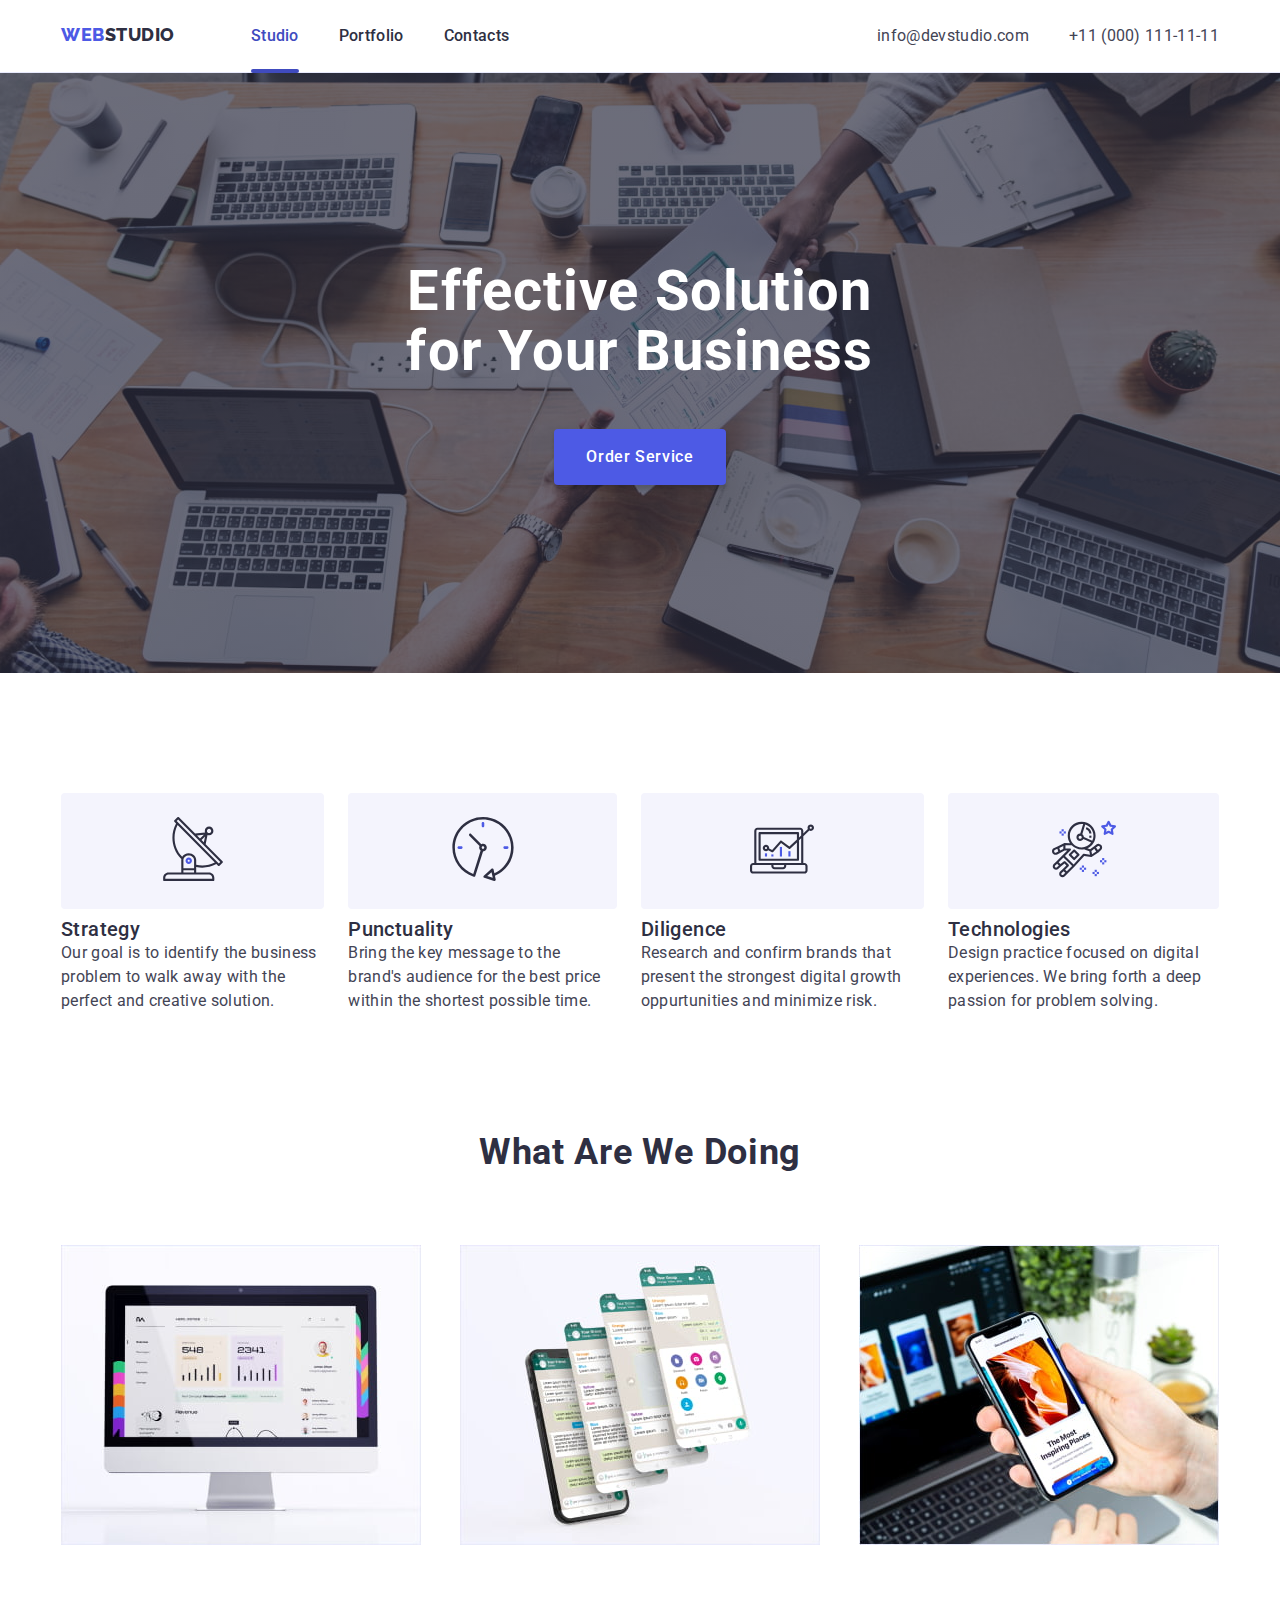
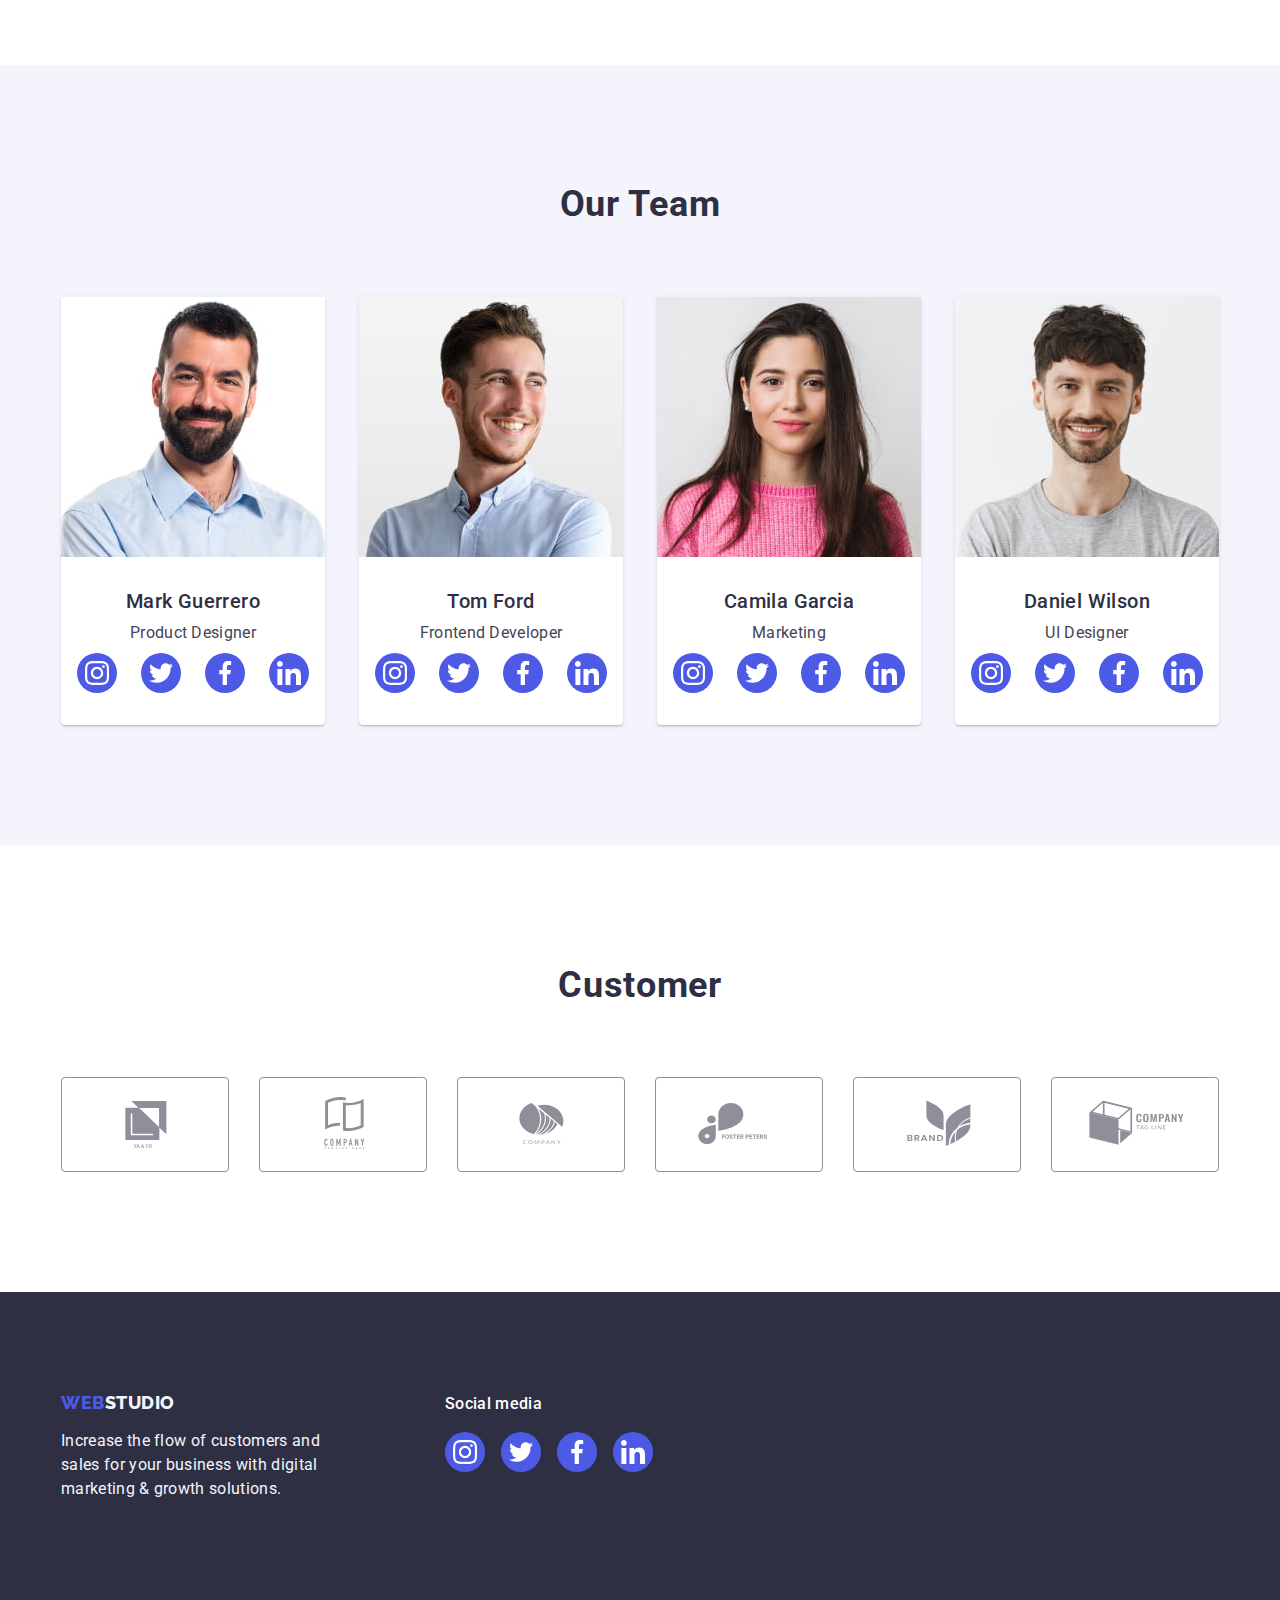
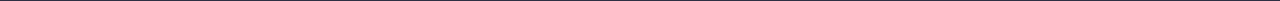
<file: index.html>
<!DOCTYPE html>
<html lang="en">

<head>
    <meta charset="UTF-8">
    <meta name="viewport" content="width=device-width, initial-scale=1.0">
    <title>webstudio</title>
    <link rel="stylesheet" href="https://cdnjs.cloudflare.com/ajax/libs/modern-normalize/1.0.0/modern-normalize.min.css">   
    <link rel="stylesheet" href="css/styles.css">
    <link href="https://fonts.googleapis.com/css2?family=Raleway:wght@800&family=Roboto:wght@400;500;700;900&display=swap"
    rel="stylesheet">
</head>

<body>
    <!--Header Section-->
    <header class="header">
        <div class="container main-header-container">

            <!-- Navigation to other pages -->
            <nav class="main-header-nav">
                <a href="/goit-markup-hw-05/" class="main-header-web"><span class="main-header-span-web">WEB</span><span
                                    class="main-header-span-studio">STUDIO</span></a>
                <ul class="main-header-nav-list">
                    <li class="main-header-nav-item"><a href="index.html" class="main-header-nav-link active">Studio</a></li>
                    <li class="main-header-nav-item"><a href="portfolio.html" class="main-header-nav-link">Portfolio</a></li>
                    <li class="main-header-nav-item"><a href="Contacts" class="main-header-nav-link">Contacts</a></li>
                </ul>
            </nav>
        
            <address class="main-header-address">
                <ul class="main-header-address-list">
                    <li class="main-header-address-item"><a href="mailto:info@devstudio.com" class="main-header-address-link">info@devstudio.com</a></li>
                    <li class="main-header-address-item"><a href="tel:+110001111111" class="main-header-address-link">+11 (000) 111-11-11</a></li>
                </ul>
            </address>
        </div>
    </header>

    <!--Main Section-->
    <main class="main">

        <!--Studio Main-->
        <section class="section studio-main">
            <div class="studio-main-main">   
                <div class="container studio-main-container" >               
                    <h1 class="studio-main-title">Effective Solution<br>for Your Business</h1>
                    <button type="button" class="studio-button" data-modal-open>Order Service</button>
                </div>
            </div>    
        </section>
        
        <!--Feautures Section-->
        <section class="section features">

            <div class="container features-container">
                <h2 hidden>Feature</h2>
                <ul class="features-list">
                    <li class="features-item">
                        <div class="features-item-icon-box">
                            <a href="/goit-markup-hw-04/" class="features-icon-link">
                                <svg class="sgv features-icon" width="64px" height="64px">
                                    <use href="images/icons.svg#icon-antenna"></use>
                                </svg>
                            </a>
                        </div>
                        <h3 class="features-item-heading">Strategy</h3>
                        <p class="features-item-description">Our goal is to identify the business problem to walk away with the perfect and creative solution.</p>
                    </li>
                
                    <li class="features-item">
                        <div class="features-item-icon-box">
                            <a href="/goit-markup-hw-04/" class="features-icon-link">
                                <svg class="sgv features-icon" width="64px" height="64px" >
                                    <use href="images/icons.svg#icon-clock"></use>
                                </svg>
                            </a>
                        </div>                                       
                        <h3 class="features-item-heading">Punctuality</h3>
                        <p class="features-item-description">Bring the key message to the brand's audience for the best price within the shortest possible time.</p>
                    </li class="features-item">

                    <li class="features-item">
                        <div class="features-item-icon-box">
                            <a href="/goit-markup-hw-04/" class="features-icon-link">
                                <svg class="sgv features-icon" width="64px" height="64px">
                                    <use href="images/icons.svg#icon-diagram"></use>
                                </svg>
                            </a>
                        </div>
                        <h3 class="features-item-heading">Diligence</h3>
                        <p class="features-item-description">Research and confirm brands that present the strongest digital growth oppurtunities and minimize risk.</p>
                   </li>

                    <li class="features-item">
                        <div class="features-item-icon-box">
                            <a href="/goit-markup-hw-04/" class="features-icon-link">
                                <svg class="sgv features-icon" width="64px" height="64px">
                                    <use href="images/icons.svg#icon-astronaut"></use>
                                </svg>
                            </a>
                        </div>
                        <h3 class="features-item-heading">Technologies</h3>
                        <p class="features-item-description">Design practice focused on digital experiences. We bring forth a deep passion for problem solving.</p>
                    </li>
                    </ul>     
            </div>
        </section>

        <!--Services Section What are we doing--> 
        <section class="section services">
            <div class="container services-container">
                <h2 class="services-heading">What are we doing</h2>
                <ul class="services-list">
                    <li class="services-item">
                        <img class="services-item-img" src="images/img1.jpg" alt="Computer Screen showing graphical presentations" width="360" >
                    </li>

                    <li class="services-item">
                        <img class="services-item-img" src="images/img2.jpg" alt="Different mobile phones with several applications installed" width="360" >
                    </li>

                    <li class="services-item">
                        <img class="services-item-img" src="images/img3.jpg" alt="A computer and a person showing hands while holding a phone" width="360" >
                    </li>
                </ul>
            </div>
        </section>
        
        <!--Team Section-->
        <section class="section team">
            <div class="container team-container">
                <h2 class="team-heading">Our Team</h2>
                <ul class="team-list">
                    <li class="team-item">
                        <img class="team-item-img" src="images/img4.jpg" alt="A photo of Mark Guerrero" width="264" >
                        <div class="team-item-biography">
                            <h3 class="team-item-name">Mark Guerrero</h3>
                            <p class="team-item-role">Product Designer</p>
                            <ul class="team-icon-list">
                                <li class="team-icon-item">
                                    <a href="/goit-markup-hw-05/" class="team-icon-link">
                                        <svg class="svg team-icon" width="24px" height="24px">
                                            <use href="images/icons.svg#icon-instagram"></use>
                                        </svg>
                                    </a>
                                </li>
                                <li class="team-icon-item">
                                    <a href="/goit-markup-hw-05/" class="team-icon-link">
                                        <svg class="svg team-icon" width="24px" height="24px">
                                            <use href="images/icons.svg#icon-twitter"></use>
                                        </svg>
                                    </a>
                                </li>
                                <li class="team-icon-item">
                                    <a href="/goit-markup-hw-05/" class="team-icon-link">
                                        <svg class="svg team-icon" width="24px" height="24px">
                                            <use href="images/icons.svg#icon-facebook"></use>
                                        </svg>
                                    </a>
                                </li>
                                <li class="team-icon-item">
                                    <a href="/goit-markup-hw-05/" class="team-icon-link">
                                        <svg class="svg team-icon" width="24px" height="24px">
                                            <use href="images/icons.svg#icon-linkedin"></use>
                                        </svg>
                                    </a>
                                </li>
                            </ul>
                        </div>
                    </li>

                    <li class="team-item">
                        <img class="team-item-img" src="images/img5.jpg" alt="A photo of Tom Ford" width="264" >
                        <div class="team-item-biography">
                            <h3 class="team-item-name">Tom Ford</h3>
                            <p class="team-item-role">Frontend Developer</p>
                            <ul class="team-icon-list">
                                <li class="team-icon-item">
                                    <a href="/goit-markup-hw-05/" class="team-icon-link">
                                        <svg class="svg team-icon" width="24px" height="24px">
                                            <use href="images/icons.svg#icon-instagram"></use>
                                        </svg>
                                    </a>
                                </li>
                                <li class="team-icon-item">
                                    <a href="/goit-markup-hw-05/" class="team-icon-link">
                                        <svg class="svg team-icon" width="24px" height="24px">
                                            <use href="images/icons.svg#icon-twitter"></use>
                                        </svg>
                                    </a>
                                </li>
                                <li class="team-icon-item">
                                    <a href="/goit-markup-hw-05/" class="team-icon-link">
                                        <svg class="svg team-icon" width="24px" height="24px">
                                            <use href="images/icons.svg#icon-facebook"></use>
                                        </svg>
                                    </a>
                                </li>
                                <li class="team-icon-item">
                                    <a href="/goit-markup-hw-05/" class="team-icon-link">
                                        <svg class="svg team-icon" width="24px" height="24px">
                                            <use href="images/icons.svg#icon-linkedin"></use>
                                        </svg>
                                    </a>
                                </li>
                            </ul>
                        </div>
                    </li>

                    <li class="team-item">
                        <img class="team-item-img" src="images/img6.jpg" alt="A photo of Camila Garcia" width="264" >
                        <div class="team-item-biography">
                            <h3 class="team-item-name">Camila Garcia</h3>
                            <p class="team-item-role">Marketing</p>
                            <ul class="team-icon-list">
                                <li class="team-icon-item">
                                    <a href="/goit-markup-hw-05/" class="team-icon-link">
                                        <svg class="svg team-icon" width="24px" height="24px">
                                            <use href="images/icons.svg#icon-instagram"></use>
                                        </svg>
                                    </a>
                                </li>
                                <li class="team-icon-item">
                                    <a href="/goit-markup-hw-05/" class="team-icon-link">
                                        <svg class="svg team-icon" width="24px" height="24px">
                                            <use href="images/icons.svg#icon-twitter"></use>
                                        </svg>
                                    </a>
                                </li>
                                <li class="team-icon-item">
                                    <a href="/goit-markup-hw-05/" class="team-icon-link">
                                        <svg class="svg team-icon" width="24px" height="24px">
                                            <use href="images/icons.svg#icon-facebook"></use>
                                        </svg>
                                    </a>
                                </li>
                                <li class="team-icon-item">
                                    <a href="/goit-markup-hw-05/" class="team-icon-link">
                                        <svg class="svg team-icon" width="24px" height="24px">
                                            <use href="images/icons.svg#icon-linkedin"></use>
                                        </svg>
                                    </a>
                                </li>
                            </ul>
                        </div>
                    </li>

                    <li class="team-item">
                        <img class="team-item-img" src="images/img7.jpg" alt="A photo of Daniel Wilsom" width="264" >
                        <div class="team-item-biography">
                            <h3 class="team-item-name">Daniel Wilson</h3>
                            <p class="team-item-role">UI Designer</p>
                            <ul class="team-icon-list">
                                <li class="team-icon-item">
                                    <a href="/goit-markup-hw-05/" class="team-icon-link">
                                        <svg class="svg team-icon" width="24px" height="24px">
                                            <use href="images/icons.svg#icon-instagram"></use>
                                        </svg>
                                    </a>
                                </li>
                                <li class="team-icon-item">
                                    <a href="/goit-markup-hw-05/" class="team-icon-link">
                                        <svg class="svg team-icon" width="24px" height="24px">
                                            <use href="images/icons.svg#icon-twitter"></use>
                                        </svg>
                                    </a>
                                </li>
                                <li class="team-icon-item">
                                    <a href="/goit-markup-hw-05/" class="team-icon-link">
                                        <svg class="svg team-icon" width="24px" height="24px">
                                            <use href="images/icons.svg#icon-facebook"></use>
                                        </svg>
                                    </a>
                                </li>
                                <li class="team-icon-item">
                                    <a href="/goit-markup-hw-05/" class="team-icon-link">
                                        <svg class="svg team-icon" width="24px" height="24px">
                                            <use href="images/icons.svg#icon-linkedin"></use>
                                        </svg>
                                    </a>
                                </li>
                            </ul>
                        </div>
                    </li>
                </ul>
            </div>
        </section>

        <!--Customer Section-->
        <section class="customer section">
            <div class="container customer-heading-container">
                <h2 class="customer-heading">Customer</h2>
                <ul class="customer-list">
                    <li class="customer-item">
                        <a href="/goit-markup-hw-05/" class="customer-icon-link">
                            <svg class="svg customer-icon" width="104px" height="56px">
                                <use href="images/icons.svg#icon-yacologo"></use>
                            </svg>
                        </a>
                    </li>
                    <li class="customer-item">
                        <a href="/goit-markup-hw-05/" class="customer-icon-link">
                            <svg class="svg customer-icon" width="104px" height="56px">
                                <use href="images/icons.svg#icon-comtaglogo"></use>
                            </svg>
                        </a>
                    </li>
                    <li class="customer-item">
                        <a href="/goit-markup-hw-05/" class="customer-icon-link">
                            <svg class="svg customer-icon" width="104px" height="56px">
                                <use href="images/icons.svg#icon-companylogo"></use>
                            </svg>
                        </a>
                    </li>
                    <li class="customer-item">
                        <a href="/goit-markup-hw-05/" class="customer-icon-link">
                            <svg class="svg customer-icon" width="104px" height="56px">
                                <use href="images/icons.svg#icon-fosterlogo"></use>
                            </svg>
                        </a>
                    </li>
                    <li class="customer-item">
                        <a href="/goit-markup-hw-05/" class="customer-icon-link">
                            <svg class="svg customer-icon" width="104px" height="56px">
                                <use href="images/icons.svg#icon-brandlogo"></use>
                            </svg>
                        </a>
                    </li>
                    <li class="customer-item">
                        <a href="/goit-markup-hw-05/" class="customer-icon-link">
                            <svg class="svg customer-icon" width="104px" height="56px">
                                <use href="images/icons.svg#icon-taglinelogo"></use>
                            </svg>
                        </a>
                    </li>
                </ul>
            </div>
            

        </section>
    </main>

    <!--Footer Section-->
    <footer class="main-footer">
        <div class="container main-footer-container">
            <div class="main-footer-webstudio">
                <a href="/goit-markup-hw-05/" class="main-footer-web"><span class="main-footer-span-web">WEB</span><span
                    class="main-footer-span-studio">STUDIO</span></a>
                <p class="main-footer-paragraph">Increase the flow of customers and sales for your business with digital marketing &
                growth solutions.</p>
            </div>
            <div class="main-footer-socialmedia">
                <h4 class="socialmedia">Social media</h4>
                    <ul class="socialmedia-icon-list">
                        <li class="socialmedia-icon-item">
                            <a href="/goit-markup-hw-05/" class="socialmedia-icon-link">
                                <svg class="svg socialmedia-icon" width="24px" height="24px">
                                    <use href="images/icons.svg#icon-instagram"></use>
                                </svg>
                            </a>
                         </li>
                        <li class="socialmedia-icon-item">
                            <a href="/goit-markup-hw-05/" class="socialmedia-icon-link">
                                <svg class="svg socialmedia-icon" width="24px" height="24px">
                                    <use href="images/icons.svg#icon-twitter"></use>
                                </svg>
                            </a>
                        </li>
                        <li class="socialmedia-icon-item">
                            <a href="/goit-markup-hw-05/" class="socialmedia-icon-link">
                                <svg class="svg socialmedia-icon" width="24px" height="24px">
                                    <use href="images/icons.svg#icon-facebook"></use>
                                </svg>
                            </a>
                        </li>
                        <li class="socialmedia-icon-item">
                            <a href="/goit-markup-hw-05/" class="socialmedia-icon-link">
                                <svg class="svg socialmedia-icon" width="24px" height="24px">
                                    <use href="images/icons.svg#icon-linkedin"></use>
                                </svg>
                            </a>
                         </li>
                    </ul>                 
            </div>

        </div>

        <div class="modal is-hidden" data-modal>
            <div class="modal-content">
                <button class="modal-close" data-modal-close>
                    <svg class="svg modal-close-icon" width="8px" height="8px">
                        <use href="images/icons.svg#icon-exitmark"></use>
                    </svg> 
                </button>
            </div>

        </div>
        
    </footer>
    <script src="./js/modal.js"></script>
</body>
</html>
</file>
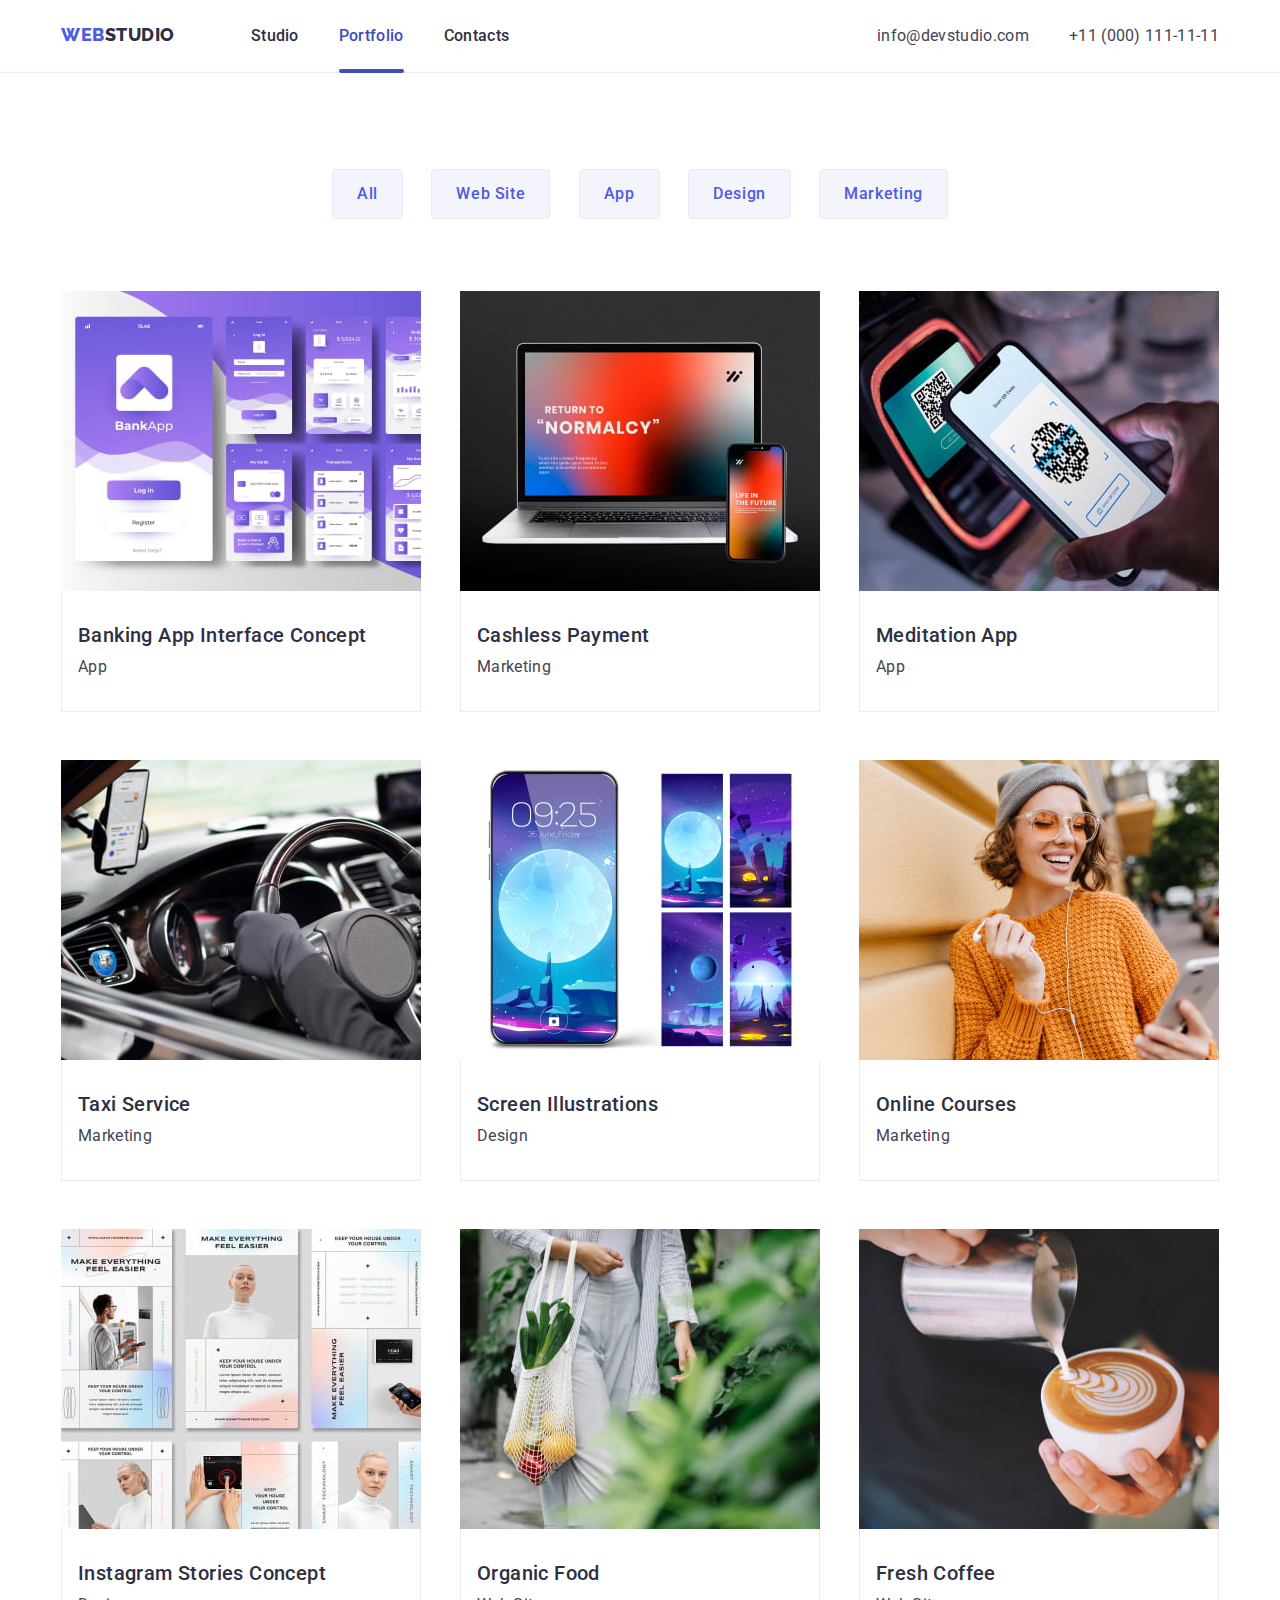
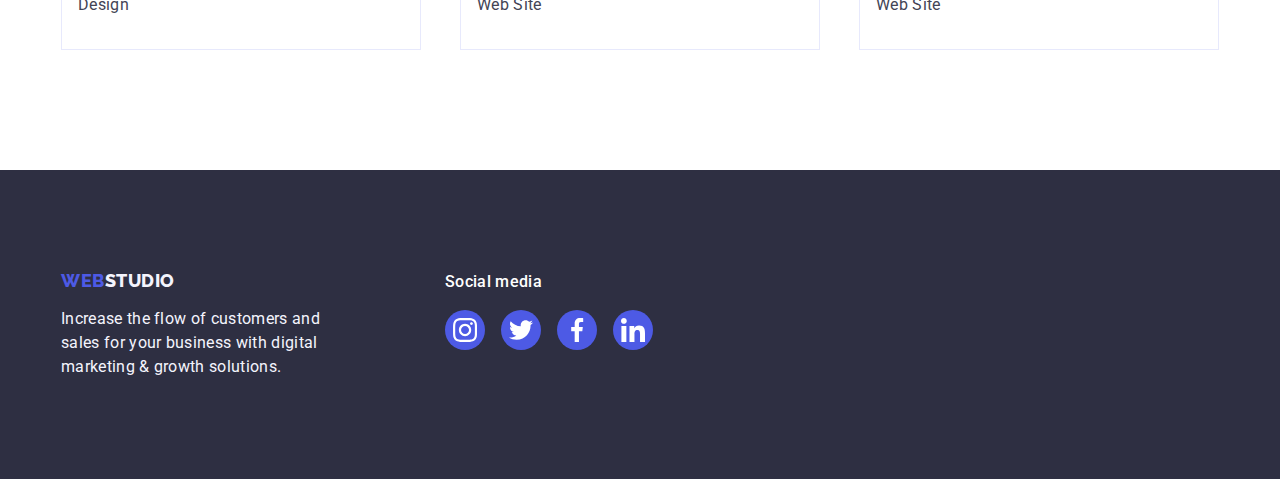
<file: portfolio.html>
<!DOCTYPE html>
<html lang="en">

<head>
    <meta charset="UTF-8">
    <meta name="viewport" content="width=device-width, initial-scale=1.0">
    <title>portfolio</title>
    <link rel="stylesheet" href="https://cdnjs.cloudflare.com/ajax/libs/modern-normalize/1.0.0/modern-normalize.min.css">
    <link rel="stylesheet" href="css/styles.css">
    <link href="https://fonts.googleapis.com/css2?family=Raleway:wght@800&family=Roboto:wght@400;500;700;900&display=swap"
        rel="stylesheet"> 
</head>

<body>
    <!--Header Section-->
    <header class="header">
        <div class="container main-header-container">

            <!-- Navigation to other pages -->
            <nav class="main-header-nav">
                <a href="/goit-markup-hw-05/" class="main-header-web"><span class="main-header-span-web">WEB</span><span
                                    class="main-header-span-studio">STUDIO</span></a>
                <ul class="main-header-nav-list">
                    <li class="main-header-nav-item"><a href="index.html" class="main-header-nav-link">Studio</a>
                    </li>
                    <li class="main-header-nav-item"><a href="portfolio.html" class="main-header-nav-link active">Portfolio</a>
                    </li>
                    <li class="main-header-nav-item"><a href="Contacts" class="main-header-nav-link">Contacts</a></li>
                </ul>
            </nav>
    
            <address class="main-header-address">
                <ul class="main-header-address-list">
                    <li class="main-header-address-item"><a href="mailto:info@devstudio.com"
                            class="main-header-address-link">info@devstudio.com</a></li>
                    <li class="main-header-address-item"><a href="tel:+110001111111" class="main-header-address-link">+11
                            (000) 111-11-11</a></li>
                </ul>
            </address>
        </div>
    </header>
    
    <!--Main Section-->
    <main>
        <section class="section options">
            <div class="container options-container">
                <h2 hidden>options</h2>
                <ul class="options-list">
                    <li class="options-item"><button class="options-item-button" type="button">All</button>
                    </li>
                    <li class="options-item"><button class="options-item-button" type="button">Web Site</button>
                    </li>
                    <li class="options-item"><button class="options-item-button" type="button">App</button>
                    </li>
                    <li class="options-item"><button class="options-item-button" type="button">Design</button>
                    </li>
                    <li class="options-item"><button class="options-item-button" type="button">Marketing</button>
                    </li>
                </ul>
            </div>
        </section>

        <section class="section projects">

            <div class="container projects-container">
            <H2 hidden>Projects</H2>
                <ul class="projects-list">
                    <li class="projects-item">
                        <figure class="projects-figure">
                            <img class="projects-item-img" src="images/portf-img1.jpg" alt="mobile banking app interface screen" width="360">
                            <figcaption class="projects-figcap">
                                14 Stylish and User-Friendly App Design Concepts · Task Manager App · Calorie Tracker App · Exotic Fruit Ecommerce App · Cloud Storage App
                            </figcaption>
                        </figure>

                        <div class="projects-item-title-container">
                            <h3 class="projects-item-title">Banking App Interface Concept</h3>
                            <p class="projects-item-description">App</p>
                        </div>
                        </a>
                    </li>

                    <li class="projects-item">
                        <figure class="projects-figure">
                            <img class="projects-item-img" src="images/portf-img2.jpg" alt="a phone capturing a barcode" width="360">
                            <figcaption class="projects-figcap">
                                14 Stylish and User-Friendly App Design Concepts · Task Manager App · Calorie Tracker App · Exotic Fruit Ecommerce App · Cloud Storage App
                            </figcaption>
                        </figure>    
                        <div class="projects-item-title-container">
                            <h3 class="projects-item-title">Cashless Payment</h3>
                            <p class="projects-item-description">Marketing</p>
                        </div>
                    </li>

                    <li class="projects-item">
                        <figure class="projects-figure">
                            <img class="projects-item-img" src="images/portf-img3.jpg" alt="a photo showing laptop and a phone" width="360">
                            <figcaption class="projects-figcap">
                                14 Stylish and User-Friendly App Design Concepts · Task Manager App · Calorie Tracker App · Exotic Fruit Ecommerce App · Cloud Storage App
                            </figcaption>
                        </figure>
                            <div class="projects-item-title-container"> 
                            <h3 class="projects-item-title">Meditation App</h3>
                            <p class="projects-item-description">App</p>
                        </div>
                    </li>

                    <li class="projects-item">
                        <figure class="projects-figure">
                            <img class="projects-item-img" src="images/portf-img4.jpg" alt="a photo stirring a car" width="360">
                            <figcaption class="projects-figcap">
                                14 Stylish and User-Friendly App Design Concepts · Task Manager App · Calorie Tracker App · Exotic Fruit Ecommerce App · Cloud Storage App
                            </figcaption>
                        </figure>
                        <div class="projects-item-title-container">
                            <h3 class="projects-item-title">Taxi Service</h3>
                            <p class="projects-item-description">Marketing</p>
                        </div>
                    </li>

                    <li class="projects-item">
                        <figure class="projects-figure">
                            <img class="projects-item-img" src="images/portf-img5.jpg" alt="a photo of variety of phone screen" width="360">
                            <figcaption class="projects-figcap">
                                14 Stylish and User-Friendly App Design Concepts · Task Manager App · Calorie Tracker App · Exotic Fruit Ecommerce App · Cloud Storage App
                            </figcaption>
                        </figure>
                        <div class="projects-item-title-container">
                            <h3 class="projects-item-title">Screen Illustrations</h3>
                            <p class="projects-item-description">Design</p>
                        </div>
                    </li>

                    <li class="projects-item">
                        <figure class="projects-figure">
                            <img class="projects-item-img" src="images/portf-img6.jpg" alt="a woman listening to music using her phone " width="360">
                            <figcaption class="projects-figcap">
                                14 Stylish and User-Friendly App Design Concepts · Task Manager App · Calorie Tracker App · Exotic Fruit Ecommerce App · Cloud Storage App
                            </figcaption>
                        </figure>
                        <div class="projects-item-title-container">
                            <h3 class="projects-item-title">Online Courses</h3>
                            <p class="projects-item-description">Marketing</p>
                        </div>
                    </li>

                    <li class="projects-item">
                        <figure class="projects-figure">
                            <img class="projects-item-img" src="images/portf-img7.jpg" alt="instagram pages" width="360">
                            <figcaption class="projects-figcap">
                                14 Stylish and User-Friendly App Design Concepts · Task Manager App · Calorie Tracker App · Exotic Fruit Ecommerce App · Cloud Storage App
                            </figcaption>
                        </figure>
                        <div class="projects-item-title-container">
                            <h3 class="projects-item-title">Instagram Stories Concept</h3>
                            <p class="projects-item-description">Design</p>
                        </div>
                    </li>

                    <li class="projects-item">
                        <figure class="projects-figure">
                            <img class="projects-item-img" src="images/portf-img8.jpg" alt="female carrying a bag of vegetables and fruits" width="360">
                            <figcaption class="projects-figcap">
                                14 Stylish and User-Friendly App Design Concepts · Task Manager App · Calorie Tracker App · Exotic Fruit Ecommerce App · Cloud Storage App
                            </figcaption>
                        </figure>
                        <div class="projects-item-title-container">
                            <h3 class="projects-item-title">Organic Food</h3>
                            <p class="projects-item-description">Web Site</p>
                        </div>
                    </li>

                    <li class="projects-item">
                        <figure class="projects-figure">
                            <img class="projects-item-img" src="images/portf-img9.jpg" alt="Pouring milk into the blended coffee" width="360">
                            <figcaption class="projects-figcap">
                                14 Stylish and User-Friendly App Design Concepts · Task Manager App · Calorie Tracker App · Exotic Fruit Ecommerce App · Cloud Storage App
                            </figcaption>
                        </figure>
                        <div class="projects-item-title-container">
                            <h3 class="projects-item-title">Fresh Coffee</h3>
                            <p class="projects-item-description">Web Site</p>
                        </div>
                    </li>
                </ul>
            </div>
        </section>

        <!--Footer Section-->
    <footer class="main-footer">
        <div class="container main-footer-container">
            <div class="main-footer-webstudio">
                <a href="/goit-markup-hw-05/" class="main-footer-web"><span class="main-footer-span-web">WEB</span><span class="main-footer-span-studio">STUDIO</span></a>
                <p class="main-footer-paragraph">Increase the flow of customers and sales for your business with digital marketing & growth solutions.
                </p>
            </div>
            <div class="main-footer-socialmedia">
                <h4 class="socialmedia">Social media</h4>
                <ul class="socialmedia-icon-list">
                    <li class="socialmedia-icon-item">
                        <a href="/goit-markup-hw-05/" class="socialmedia-icon-link">
                            <svg class="svg socialmedia-icon" width="24px" height="24px">
                                <use href="images/icons.svg#icon-instagram"></use>
                            </svg>
                        </a>
                    </li>
                    <li class="socialmedia-icon-item">
                        <a href="/goit-markup-hw-05/" class="socialmedia-icon-link">
                            <svg class="svg socialmedia-icon" width="24px" height="24px">
                                <use href="images/icons.svg#icon-twitter"></use>
                            </svg>
                        </a>
                    </li>
                    <li class="socialmedia-icon-item">
                        <a href="/goit-markup-hw-05/" class="socialmedia-icon-link">
                            <svg class="svg socialmedia-icon" width="24px" height="24px">
                                <use href="images/icons.svg#icon-facebook"></use>
                            </svg>
                        </a>
                    </li>
                    <li class="socialmedia-icon-item">
                        <a href="/goit-markup-hw-05/" class="socialmedia-icon-link">
                            <svg class="svg socialmedia-icon" width="24px" height="24px">
                                <use href="images/icons.svg#icon-linkedin"></use>
                            </svg>
                        </a>
                    </li>
                </ul>
            </div>
        
        </div>
    </footer>
</body>
</html>
</file>
<file: css/styles.css>
:root {
    --iriscolor: #4d5ae5;
    --navyblue: #2e2f42;
    --navcolor: black;
    --oceancolor: #404bbf;
    --whitecolor: #ffffff;
    --slatecolor: #434455;
    --cornflowercolor: #e7e9fc;
    --cloudcolor: #f4f4fd;
    --greencolor: #31d0aa;
    --lightslatecolor: #8e8f99;
    --navybluemodalcolor: #2e2f42;
    --greycolor: #2e2f42;
    --dairycolor: #fcfcfc;
    --orangecolor: orange; 
    --lightslatecolor: #8E8F99;
}

* {
    margin: 0;
    padding: 0;
    box-sizing: border-box;
}

body {
    font-family: 'Roboto', sans-serif;
}

img {
    display: block;
    max-width: 100%;
    height: auto;
}

h1, h2, h3, h4, h5, h6, p, ul {
    margin: 0px;
    padding: 0px;
    list-style: none;
}

.container {
    width: 1158px;
    margin: 0 auto;
}

.section {
    padding: 120px 0px;
}

/*Header Section*/
.header {
    border-bottom: 1px solid var(--cornflowercolor);
    background-color: var(--whitecolor);
    padding-top: 24px;
    padding-bottom: 24px;
}

.main-header-container {
    display: flex;
    justify-content: space-between;
}

.main-header-web {
    text-decoration: none;
    font-size: 18px;
    line-height: 1.167em;
    letter-spacing: 0.54px;
}

.main-header-span-web {
    color: var(--iriscolor);
    font-family: Raleway;
    font-size: 18px;
    font-weight: 800;
    line-height: 1.167em;
    letter-spacing: 0.54px;
    text-transform: uppercase;  
    transition: color 250ms cubic-bezier(0.4, 0, 0.2, 1);
}

.main-header-span-studio {
    color: var(--navyblue);
    font-family: Raleway;
    font-size: 18px;
    font-weight: 800;
    line-height: 1.167em;
    letter-spacing: 0.54px;
    text-transform: uppercase;
    transition: color 250ms cubic-bezier(0.4, 0, 0.2, 1);
}

.main-header-nav {
    display: inline-flex;
    gap: 76px;
}

.main-header-nav-list {
    display: flex;
    gap: 40px;
}

.main-header-nav-link {
    color: var(--navyblue);
    text-decoration: none;
    font-size: 16px;
    font-weight: 500;
    line-height: 1.5em;
    letter-spacing: 0.32px;
    transition: color 250ms cubic-bezier(0.4, 0, 0.2, 1);
}

.main-header-nav-item {
    position: relative;
}

.main-header-nav-link::after {
    content:"";
    width: 0%;
    height: 4px;
    border-radius: 2px;
    background-color: var(--oceancolor);
    position: absolute;
    left: 0;
    bottom: -25px;
    transition: width 250ms cubic-bezier(0.4, 0, 0.2, 1);
}

.main-header-nav-item:hover .main-header-nav-link::after {
    width: 100%;
}

.main-header-address-list {
    display: flex;
    gap: 40px;
}

.main-header-address-link {
    text-decoration: none;
    font-style: normal;
    color: var(--slatecolor);
    font-family: Roboto;
    font-size: 16px;
    line-height: 1.5em;
    letter-spacing: 0.32px;
    transition: coloer 250ms cubic-bezier(0.4, 0, 0.2, 1);    
}

.main-header-web:hover .main-header-span-web {
    color: var(--oceancolor);
}

.main-header-web:hover .main-header-span-studio {
    color: var(--oceancolor);
}

.main-header-web:focus .main-header-span-web {
    color: var(--oceancolor);
}

.main-header-web:focus .main-header-span-studio {
    color: var(--oceancolor);
}

.main-header-nav-link.active {
    color: var(--oceancolor);
}

.main-header-nav-link.active::after { 
    color: var(--oceancolor);
    width: 100%;
}

.main-header-nav-item:hover .main-header-nav-link, .main-header-nav-link:focus  {
    color: var(--oceancolor);
}

.main-header-address-item a:hover, .main-header-address-item a:focus {
    color: var(--oceancolor);
}

/*Header Section-End*/

/*Footer*/
.main-footer {
    background-color: var(--navyblue);
    padding: 100px 0px;
}

.main-footer-web {
    text-decoration: none;
    font-size: 18px;
    line-height: 1.167em;
    letter-spacing: 0.54px;
}

.main-footer-span-web {
    color: var(--iriscolor);
    font-family: Raleway;
    font-size: 18px;
    font-weight: 800;
    line-height: 1.167em;
    letter-spacing: 0.54px;
    text-transform: uppercase;
    transition: color 250ms cubic-bezier(0.4, 0, 0.2, 1);
}

.main-footer-span-studio {
    color: var(--cloudcolor);
    font-family: raleway;
    font-size: 18px;                    
    font-weight: 800;
    line-height: 1.167em;
    letter-spacing: 0.54px;
    text-transform: uppercase;
    transition: color 250ms cubic-bezier(0.4, 0, 0.2, 1);
}

.main-footer-paragraph {
    color: var(--cloudcolor);
    font-size: 16px;
    line-height: 1.5em;
    letter-spacing: 0.32px;
    margin-top: 16px;
    width: 264px;
}

.main-footer-web:hover .main-footer-span-web {
    color: var(--oceancolor);
}

.main-footer-web:hover .main-footer-span-studio {
    color: var(--oceancolor);
}

.main-footer-web:focus .main-footer-span-web {
    color: var(--oceancolor);
}   

.main-footer-web:focus .main-footer-span-studio {
    color: var(--oceancolor);
}
/*Footer-end*/


/*Porfolio-Body*/

.section.options {
    padding-top: 96px;
    padding-bottom: 72px;
}

.options-container{
    padding-left: 271px;
    padding-right: 271px;
}

.options-item-button {
    font-family: roboto;
    color: var(--iriscolor);
    font-size: 16px;
    font-weight: 500;
    line-height: 1.5em;
    letter-spacing: 0.64px;
    border-radius: 4px;
    border: 1px solid var(--cornflowercolor);
    background: var(--cloudcolor);
    padding: 12px 24px;
    font-family: inherit;
    outline: none;
    transition: color 250ms cubic-bezier(0.4, 0, 0.2, 1), background-color 250ms cubic-bezier(0.4, 0, 0.2, 1), border-color 250ms cubic-bezier(0.4, 0, 0.2, 1), box-shadow 250ms cubic-bezier(0.4, 0, 0.2, 1);        
}

.options-list {
    display: flex;
    justify-content: space-between;
}   

.options-item-button:hover, .options-item-button:focus {
    color: var(--whitecolor);
    background: var(--oceancolor);
    border-color: var(--oceancolor);
    cursor: pointer;
    box-shadow: 0px 2px 2px 0px rgba(0, 0, 0, 0.12), 0px 2px 1px 0px rgba(0, 0, 0, 0.08), 0px 3px 1px 0px rgba(0, 0, 0, 0.10);
}

.section.projects{
    padding-top: 0px;
}

.projects-list{
    display: flex;
    flex-wrap: wrap;
    justify-content: space-between;
    flex-grow: 0px;
    flex-shrink: 0px;
    row-gap: 48px;
}

.projects-item {
    background: var(--whitecolor);
    width: 360px;
    cursor: pointer;
}

.projects-figure {
position: relative;
width: 100%;
height: 300px;
overflow: hidden;
}

.projects-figure img {
    display: block;
    width: 100%;
    height: 100%;
    object-fit: cover;
    object-position: center;
}

.projects-figure figcaption {
        position: absolute;
        padding: 0px 30px;
        top: 0px;
        left: 0px;
        width: 100%;
        height: 100%;
        background-color: var(--iriscolor);
        color: var(--whitecolor);
        display: flex;
        align-items: center;
        font-size: 16px;
        line-height: 1.5em;
        letter-spacing: 0.32px;
        transition: transform 250ms cubic-bezier(0.4, 0, 0.2, 1);
        transform: translate(0px, 100%);
        will-change: transform;
}

.projects-item:hover figcaption{
    transform: translateY(0px);

}
/*
.projects-figcap {
    padding-top: 40px;
    padding-left: 32px;
    padding-right: 32px;
}*/

.projects-item-title-container {
    padding: 32px 16px;
    border: 1px solid var(--cornflowercolor);
    border-top: unset;
    background: var(--whitecolor); 
    transition: box-shadow 250ms cubic-bezier(0.4, 0, 0.2, 1);
}

.projects-item:hover .projects-item-title-container {
    box-shadow: 0px 2px 2px 1px rgba(0, 0, 0, 0.12);
}

.projects-item-title {
    font-size: 20px;
    color: var(--navyblue);
    font-weight: 500;
    line-height: 1.2em;
    letter-spacing: 0.4px;
    margin-bottom: 8px;
}

.projects-item-description {
    color: var(--slatecolor);
    font-size: 16px;
    line-height: 1.5em;
    letter-spacing: 0.32px;
}
/*Porfolio-Body-End*/

/*Studio-Body*/

.studio-main-main {
   background-image: linear-gradient(to right, rgba(46, 47, 66, .7), rgba(46, 47, 66, .7));
   text-align: center;
   padding: 188px 0px;
   object-fit: cover;
}

.section.studio-main {
    background-color: var(--navyblue);
    text-align: center;
    background-image: url(../images/img8.jpg);
    background-repeat: no-repeat;
    background-position: center;
    padding: 0;
}

.studio-main-title {
    color: var(--whitecolor);
    font-size: 56px;
    line-height: 60px;
    letter-spacing: 1.12px;
    margin-bottom: 48px;
}

.studio-button {
    color: var(--whitecolor);
    font-family: Roboto;
    font-size: 16px;
    font-weight: 500;
    line-height: 1.5em;
    letter-spacing: 0.64px;
    border-radius: 4px;
    background: var(--iriscolor);
    box-shadow: 0px 4px 4px 0px rgba(0, 0, 0, 0.15);
    font-family: inherit;
    outline: none;
    border: unset;
    padding: 16px 32px;
    transition: background-color 250ms cubic-bezier(0.4, 0, 0.2, 1);
}

.studio-button:hover, .studio-button:focus {
    background-color: var(--oceancolor);
    cursor: pointer;
}

.features-list {
    display: flex;
    gap: 24px;
}

.features-item-heading {
    font-size: 20px;
    color: var(--navyblue);
    font-weight: 500;
    line-height: 1.2em;
    letter-spacing: 0.4px;
}

.features-item-description {
    color: var(--slatecolor);
    font-size: 16px;
    line-height: 1.5em;
    letter-spacing: 0.32px;
}

.section.services {
    padding-top: 0px;
}

.services-heading {
    color: var(--navyblue);
    text-align: center;
    font-size: 36px;
    line-height: 1.11em;
    letter-spacing: 0.72px;
    text-transform: capitalize;
    margin-bottom: 72px;
}

.services-list {
    display: flex;
    justify-content: space-between;
}

.section.team {
    background-color: var(--cloudcolor);
}

.team-heading {
    color: var(--navyblue);
    text-align: center;
    font-size: 36px;
    line-height: 1.11em;
    letter-spacing: 0.72px;
    text-transform: capitalize;
    margin-bottom: 72px;
}

.team-list {
    display: flex;
    justify-content: space-between;
}

.team-item {
    border-radius: 0px 0px 4px 4px;
    background: var(--whitecolor);
    box-shadow: 0px 2px 1px 0px rgba(46, 47, 66, 0.08), 0px 1px 1px 0px rgba(46, 47, 66, 0.16), 0px 1px 6px 0px rgba(46, 47, 66, 0.08);
}

.team-item-biography {
    padding: 32px 0px;
}

.team-item-name {
    color: var(--navyblue);
    font-size: 20px;
    font-weight: 500;
    line-height: 1.2em;
    letter-spacing: 0.4px;
    text-align: center;
    margin-bottom: 8px;
}

.team-item-role {
    color: var(--slatecolor);
    font-size: 16px;
    line-height: 1.5em;
    letter-spacing: 0.32px;
    text-align: center;
} 

/*Studio-Body-End*/

/*Icons Style*/

.svg {
    fill: currentColor;
    transition: fill 250ms cubic-bezier(0.4, 0, 0.2, 1); 
}

.features-item-icon-box {
    background-color: var(--cloudcolor);
    border-radius: 4px;
    margin-bottom: 8px;
    padding: 24px 0px;
    display: flex;
    justify-content: center;
}

.team-icon-list {
    display: flex;
    gap: 24px;
    margin-top: 8px;
    justify-content: center;
}

.team-icon{
    fill: var(--whitecolor);
}


.team-icon-link {
    border-radius: 50%;
    background-color: var(--iriscolor);
    display: flex;
    justify-content: center;
    align-items: center;
    width: 40px; 
    height: 40px;
    padding: 8px;
    transition: background-color 250ms cubic-bezier(0.4, 0, 0.2, 1);
 }   

.team-icon-link:hover, .team-icon-link:focus {
    background-color: var(--oceancolor);
    outline-style: none;
 }

.customer-heading {
    color: var(--NAVY-BLUE, #2E2F42);
    text-align: center;
    font-size: 36px;
    line-height: 40px;
    letter-spacing: 0.72px;
    text-transform: capitalize;
    margin-bottom: 72px;
}

.customer-list {
    display: flex;
    justify-content: space-between;
    column-gap: 24px;
}

.customer-item{
    width: 168px;
    border-radius: 4px;
    border: 1px solid var(--lightslatecolor);
    display: flex;
    justify-content: center;
    align-items: center;
    padding-top: 16px;
    padding-bottom: 16px;
    transition: border-color 250ms cubic-bezier(0.4, 0, 0.2, 1);
} 

.customer-item:hover {
    border-color: var(--oceancolor);
}

.customer-icon-link {
    color: var(--lightslatecolor);
    transition: color 250ms cubic-bezier(0.4, 0, 0.2, 1);
}

.customer-item:hover .customer-icon-link {
    color: var(--oceancolor);
}

.customer-icon-link:focus {
    color: var(--oceancolor);
    outline-style: none;
}

.socialmedia-icon-list {
    display: flex;  
    column-gap: 16px ;
}

.socialmedia {
    color: var(--whitecolor);
    font-size: 16px;
    font-weight: 500;
    line-height: 24px;
    letter-spacing: 0.32px;
    margin-bottom: 16px;
}

.socialmedia-icon{
    fill: var(--whitecolor);
}

.main-footer-container {
    display: flex;
    column-gap: 120px;
}

.socialmedia-icon-link {
    border-radius: 50%;
    background: var(--iriscolor);
    display: flex;
    justify-content: center;
    align-items: center;
    width: 40px;
    height: 40px;
    padding: 8px;
    transition: background-color 250ms cubic-bezier(0.4, 0, 0.2, 1);
}

.socialmedia-icon-link:hover, .socialmedia-icon-link:focus  {
    background-color: var(--greencolor);
    outline-style: none;
}
/*Icons Style Done*/

/* JS-MODAL-STYLE*/
.modal {
    border-radius: 4px;
    background-color: rgba(0, 0, 0, 0.7) ;
    box-shadow: 0px 2px 1px 0px rgba(0, 0, 0, 0.2);
    position: fixed;
    width: 100%;
    height: 100%;
    top: 0px;
    left: 0px;
    display: flex;
    align-items: center;
    justify-content: center;     
    opacity: 1;
    transition-property: visibility, opacity;   
    transition-duration: 250ms;
    pointer-events: auto;
}

.modal.is-hidden {
    visibility: hidden;
    opacity: 0;
    pointer-events: none;
}

.modal.is-hidden .modal-content {
    transform: scale(.5);
}

.modal-content {
    width: 408px;
    height: 584px;
    background-color: var(--dairycolor);
    border-radius: 4px;
    box-shadow: 0px 6px 6px 0px rgba(0, 0, 0, 0.60);
    transform: none;
    transition: transform 250ms;
}

.modal-close {
        border-radius: 50%;
        background: var(--cornflowercolor);
        display: flex;
        align-items: center;
        justify-content: center;
        width: 24px;
        height: 24px;
        padding: 8px;
        border: 1px solid rgba(0, 0, 0, 0.10);       
        position: relative;
        left: 360px;
        top: 24px;
        cursor: pointer;
        transition: background-color 250ms cubic-bezier(0.4, 0, 0.2, 1), border-color 250ms cubic-bezier(0.4, 0, 0.2, 1), color 250ms cubic-bezier(0.4, 0, 0.2, 1) ;
}       

.modal-close:hover {
    background-color: var(--oceancolor);
    border-color: var(--oceancolor);
    color: var(--whitecolor);
}
/* JS-MODAL END*/
</file>
